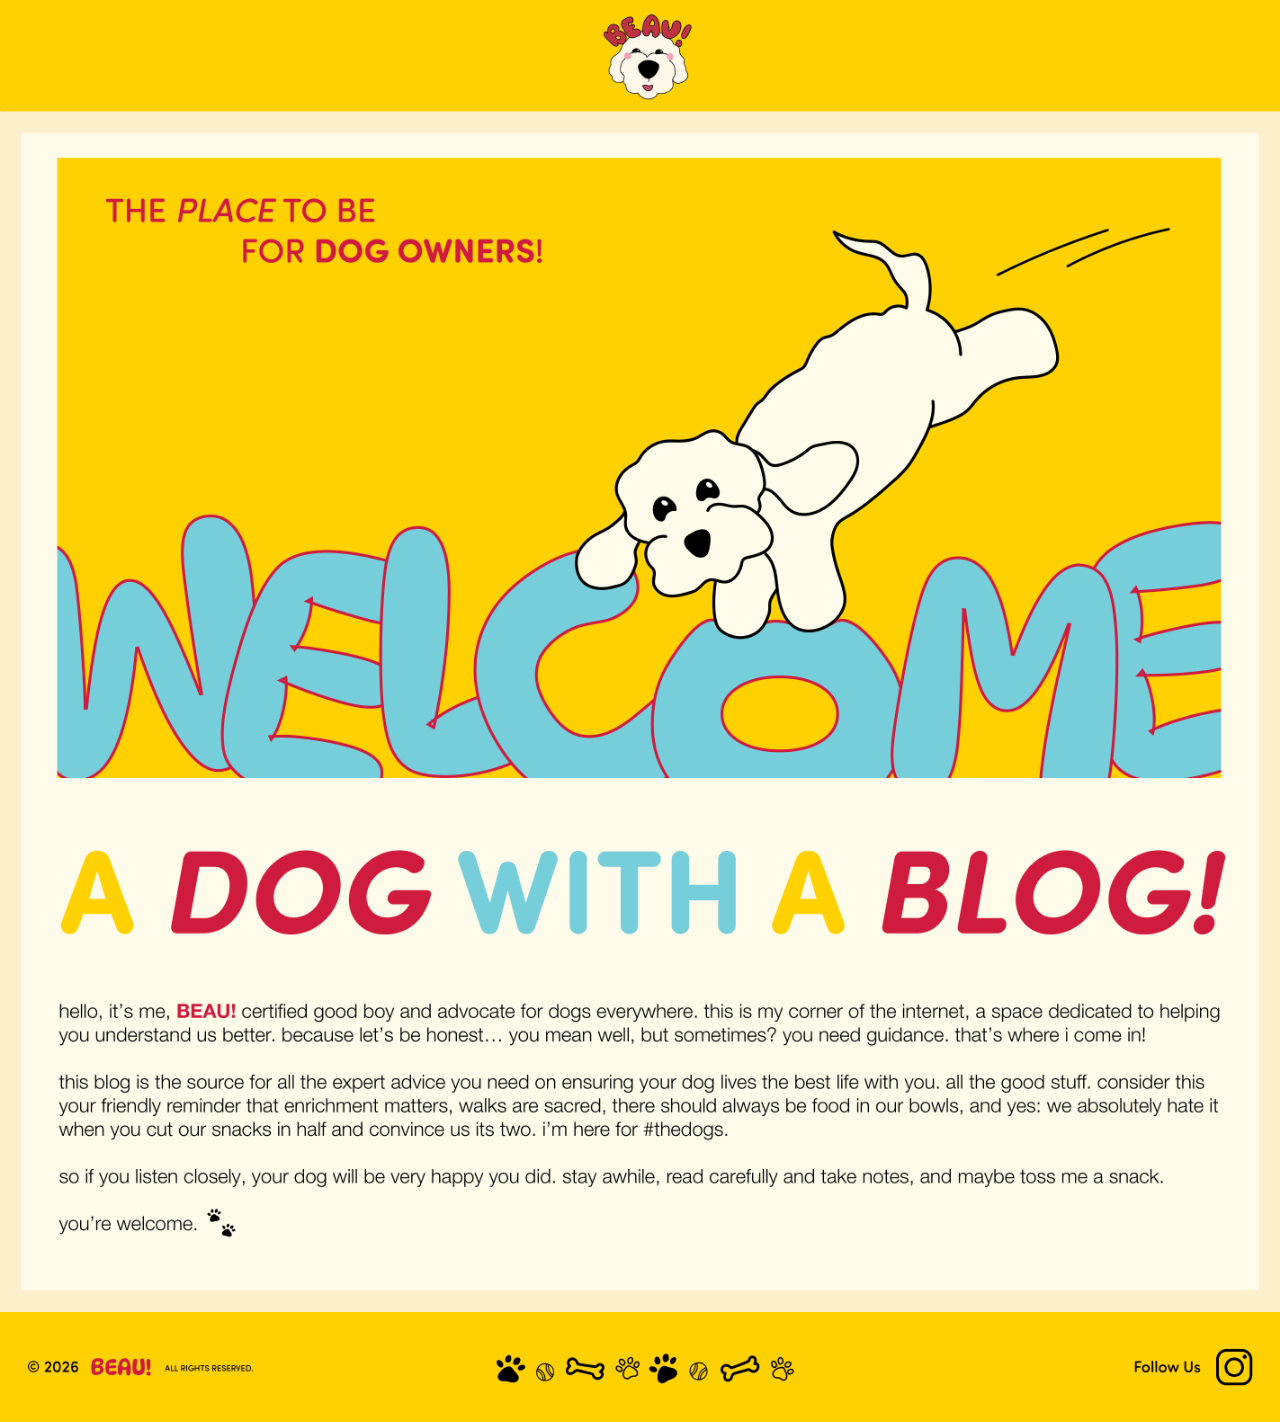
<file: index.html>
<!DOCTYPE html PUBLIC "index.html"> 
<html lang="en"></html>

<git add .></git>

<link rel="stylesheet" type="text/css" media="screen" href="index.css"> 

<header>
    <section class="container">
    <div class="header-placeholder">
      <a href="index.html">
      <img src="header design copy.png" alt="header design">
        </a>    
    </div>
  </header>
</div>

    <section class="container">
    <div class="home content">
      <a href="menu.html">
      <img src="homeCODE.png" alt="home page"/>
        </a> 
    </div>
  </section>
</div>

  <footer>
    <section class="container">
    <div class="footer-placeholder">
      <a href="https://www.instagram.com/itsbeaubi/">VISIT INSTAGRAM!
      <img src="footer design copy.png" alt="footer design"/>
        </a>
    </div>
  </footer>
</div>
</file>
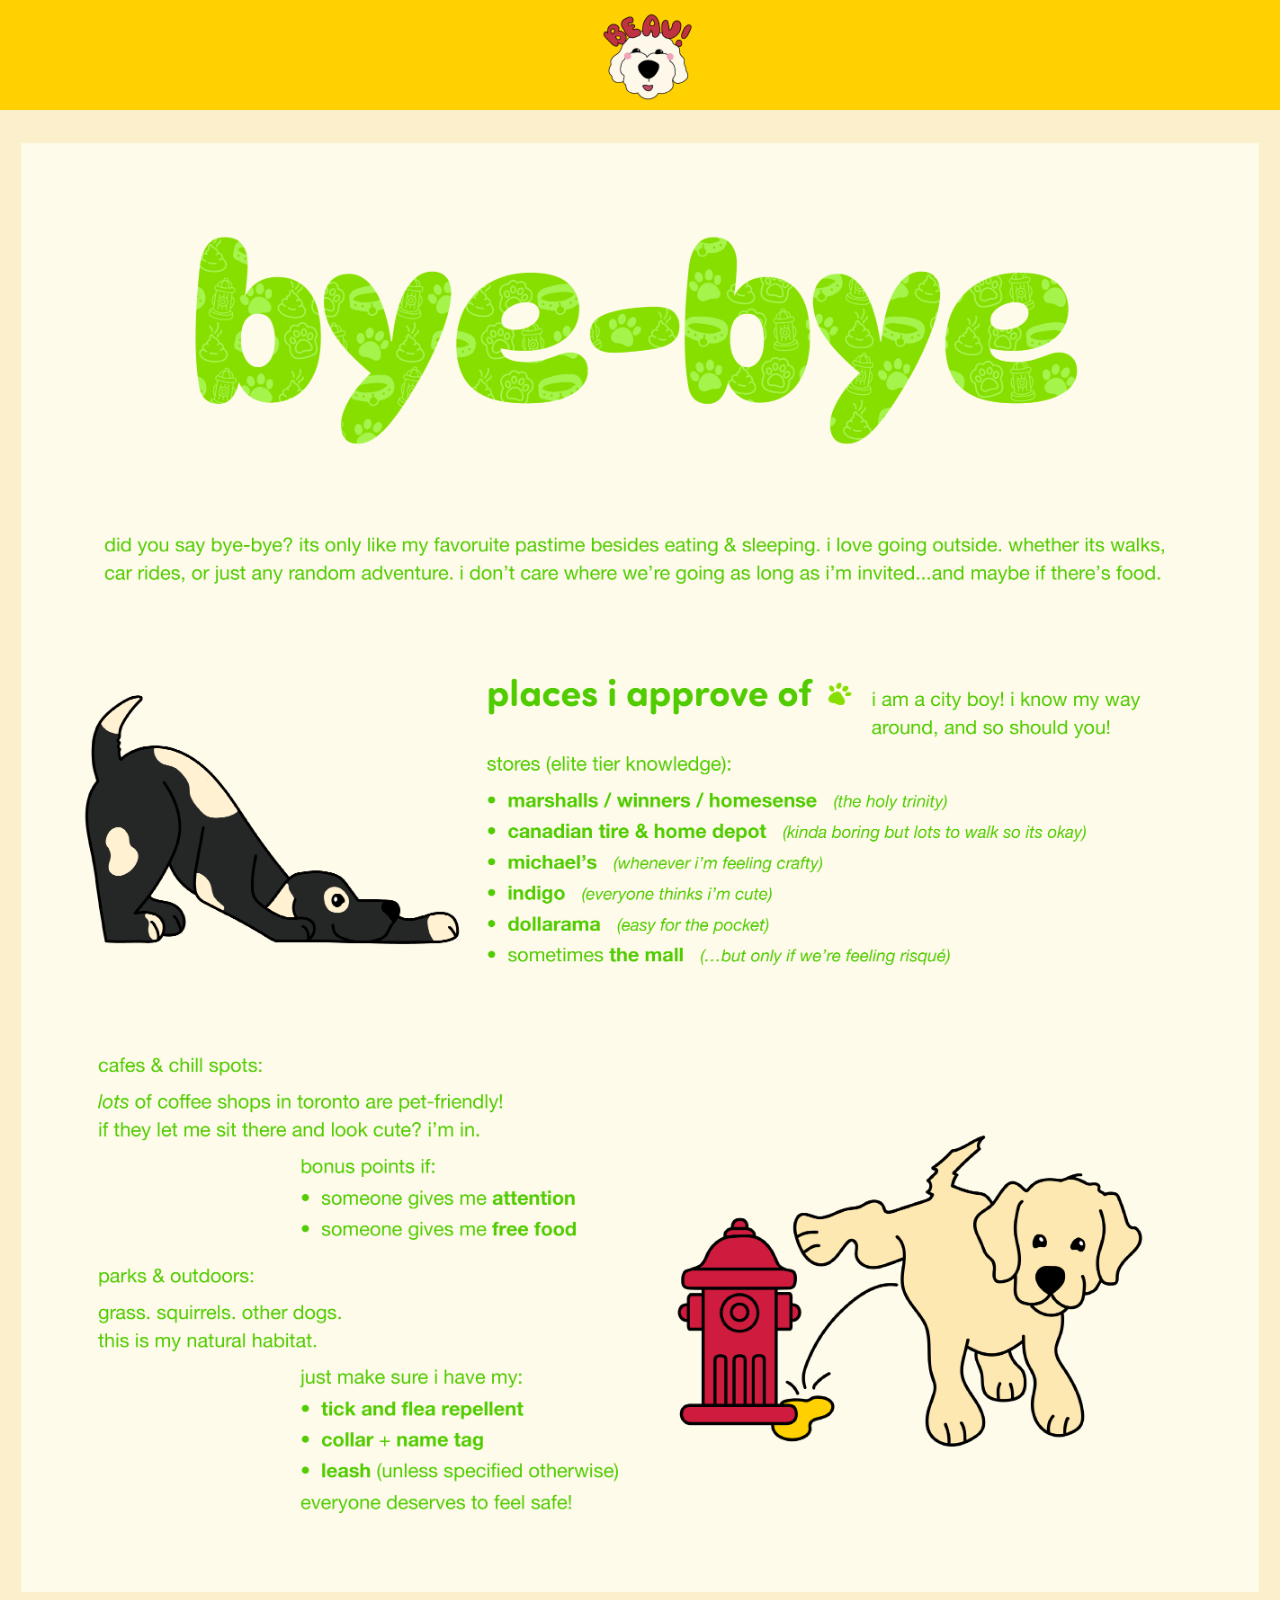
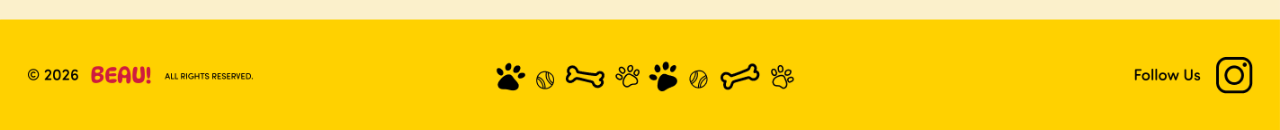
<file: byebye.html>
<!DOCTYPE html PUBLIC "byebye.html"> 
<html lang="en">

<git add .></git>

<head>
  <meta charset="UTF-8">
  <title>num nums</title>
  <link rel="stylesheet" href="byebye.css">
</head>

<body>

<header>
  <section class="container">
    <div class="header-placeholder">
      <img src="header design copy.png" alt="header design">
    </div>
  </section>
</header>

<section class="container">
  <div class="byebye-content">
    <img src="byebyeCODE.png" alt="full entry">
  </div>
</section>

<footer>
  <section class="container">
    <div class="footer-placeholder">
      <a href="https://www.instagram.com/itsbeaubi/" target="_blank">
        <img src="footer design copy.png" alt="footer design">
      </a>
    </div>
  </section>
</footer>

</body>
</html>
</file>
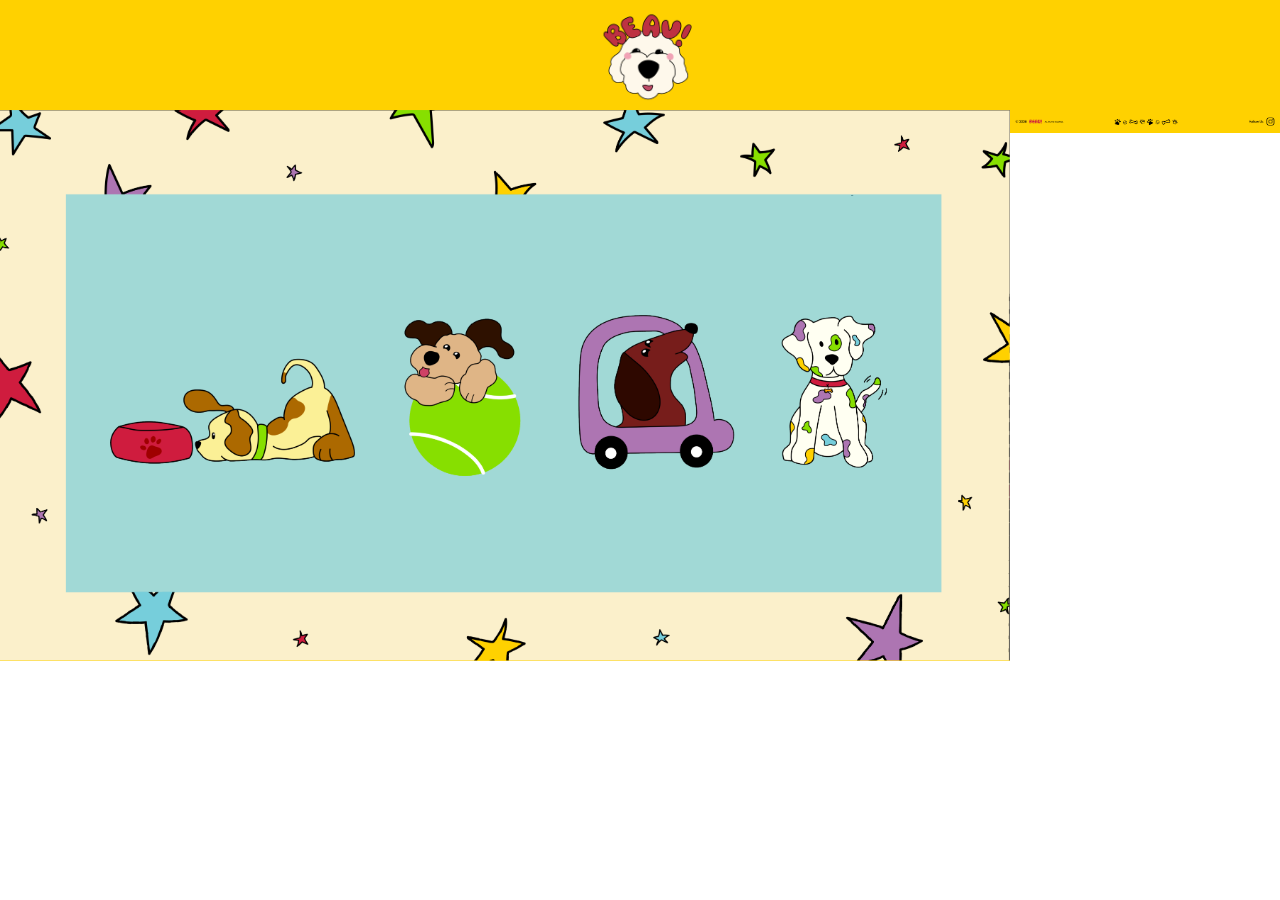
<file: menu.html>
<!DOCTYPE html PUBLIC "menu.html"> 
<html lang="en"></html>

<git add .></git>

<link rel="stylesheet" type="text/css" media="screen" href="menu.css"> 

<header>
<section class="container">
  <div class="header-placeholder">
    <a href="index.html">
      <img src="header design copy.png" alt="header design">
      </a>      
    </div>
  </header>
  
  <section class="container">
    <div class="menu content">
      <section class="menu">

  <a href="numnums.html">
    <img src="menu1.png" alt="menu icons">
  </a>

  <a href="trickntreat.html">
    <img src="menu2.png" alt="menu icons">
  </a>

  <a href="byebye.html">
    <img src="menu3.png" alt="menu icons">
  </a>

  <a href="puppystation.html">
    <img src="menu4.png" alt="menu icons"> 
  </a>

  </section>

  <footer>
    <section class="container">
    <div class="footer-placeholder">
      <a href="https://www.instagram.com/itsbeaubi/" target="_blank">Visit Instagram!
      <img src="footer design copy.png" alt="footer design">
        </a>
    </div>
  </footer>
</div>
</file>
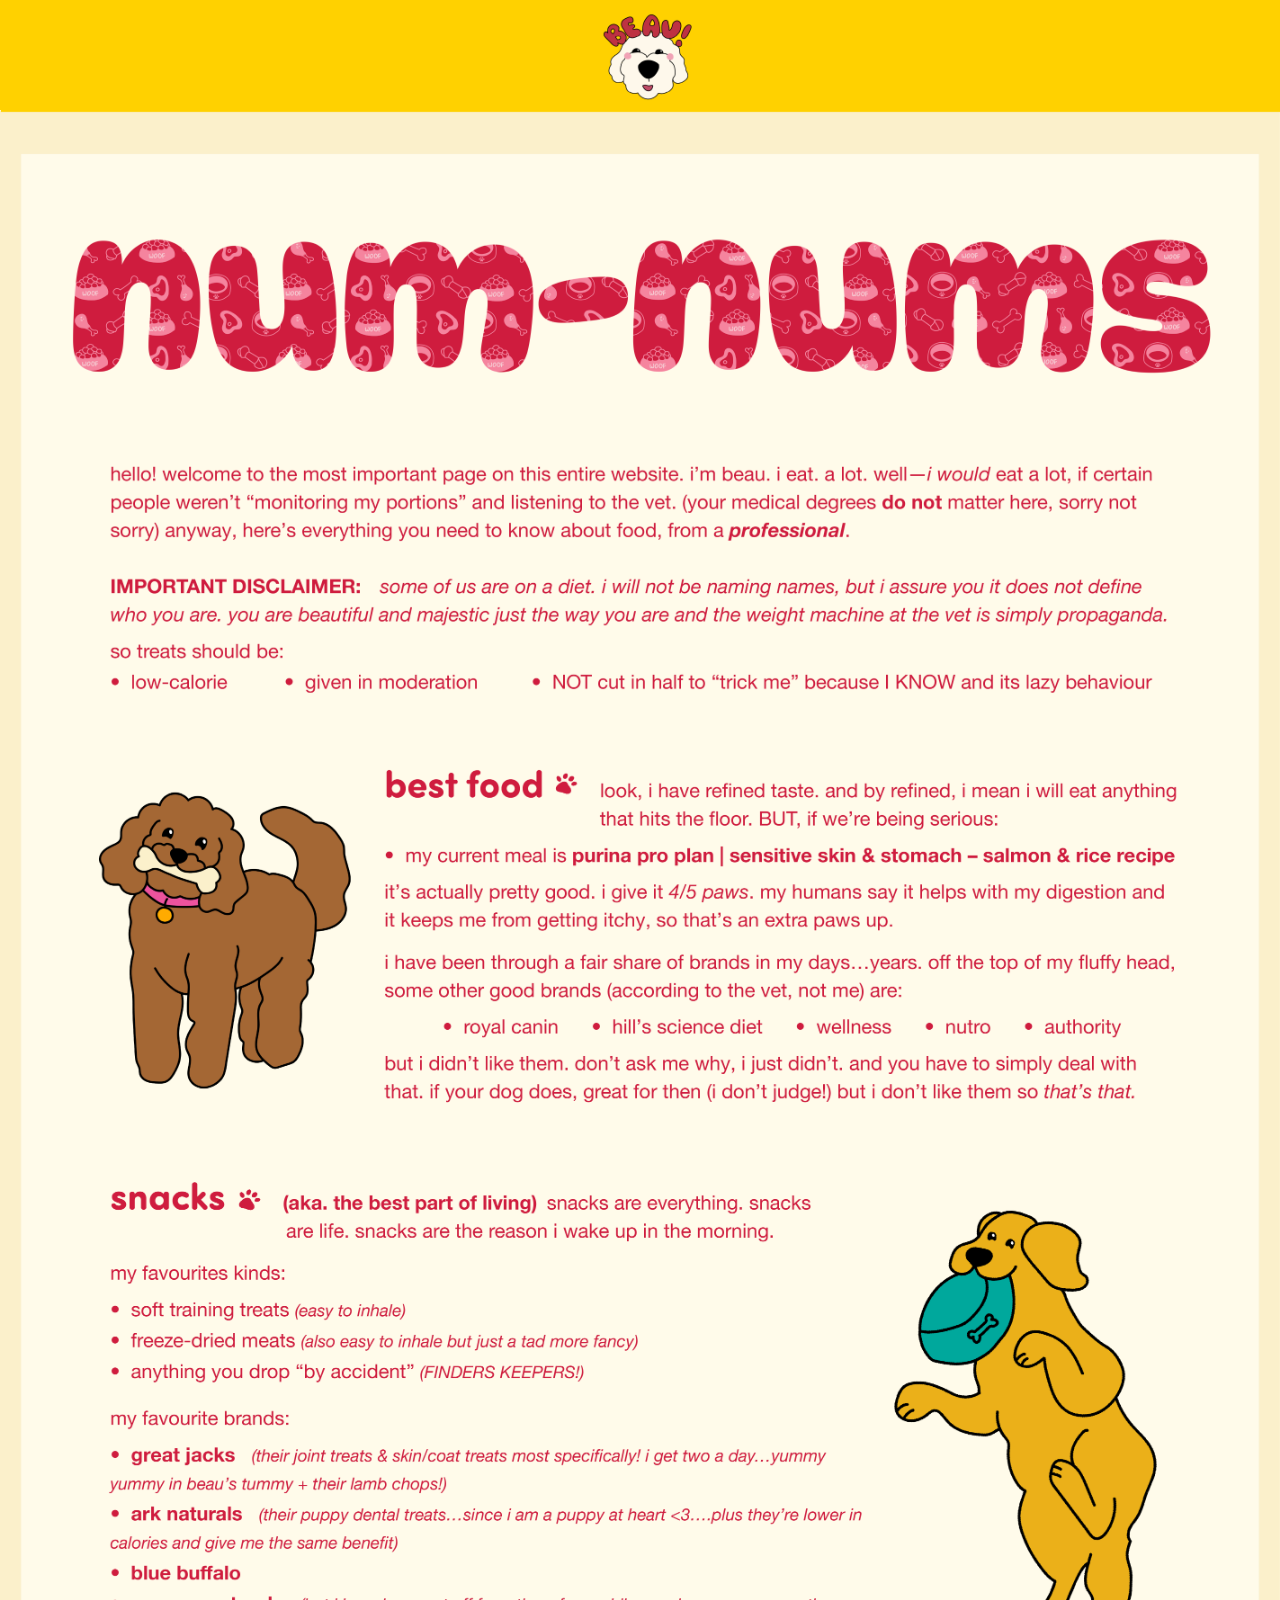
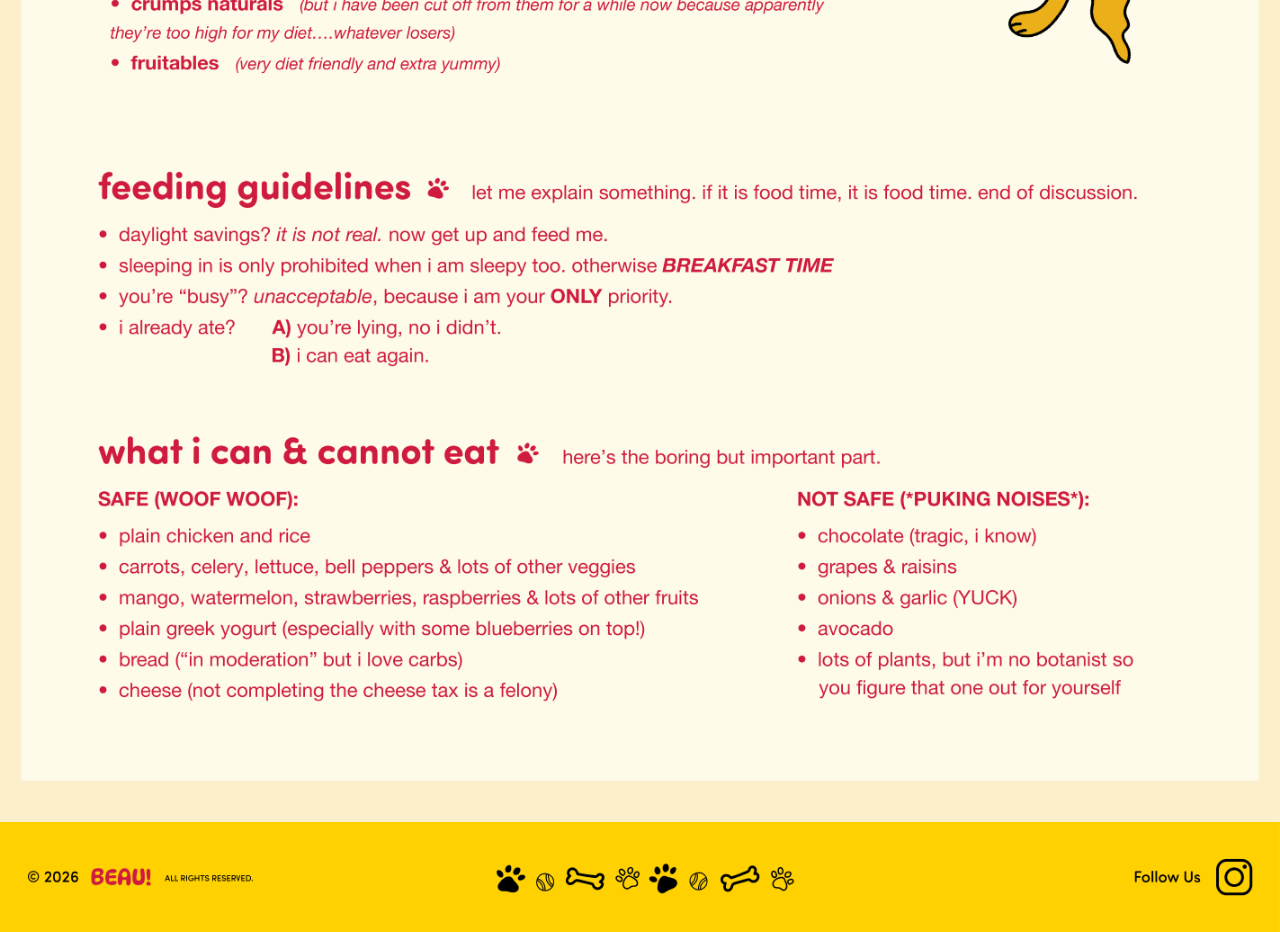
<file: numnums.html>
<!DOCTYPE html>
<html lang="en">

<git add .></git>

<head>
  <meta charset="UTF-8">
  <title>num nums</title>
  <link rel="stylesheet" href="numnums.css">
</head>

<body>

<header>
  <section class="container">
    <div class="header-placeholder">
      <img src="header design copy.png" alt="header design">
    </div>
  </section>
</header>

<section class="container">
  <div class="numnums-content">
    <img src="numnumsCODE.png" alt="full entry">
  </div>
</section>

<footer>
  <section class="container">
    <div class="footer-placeholder">
      <a href="https://www.instagram.com/itsbeaubi/" target="_blank">
        <img src="footer design copy.png" alt="footer design">
      </a>
    </div>
  </section>
</footer>

</body>
</html>
</file>
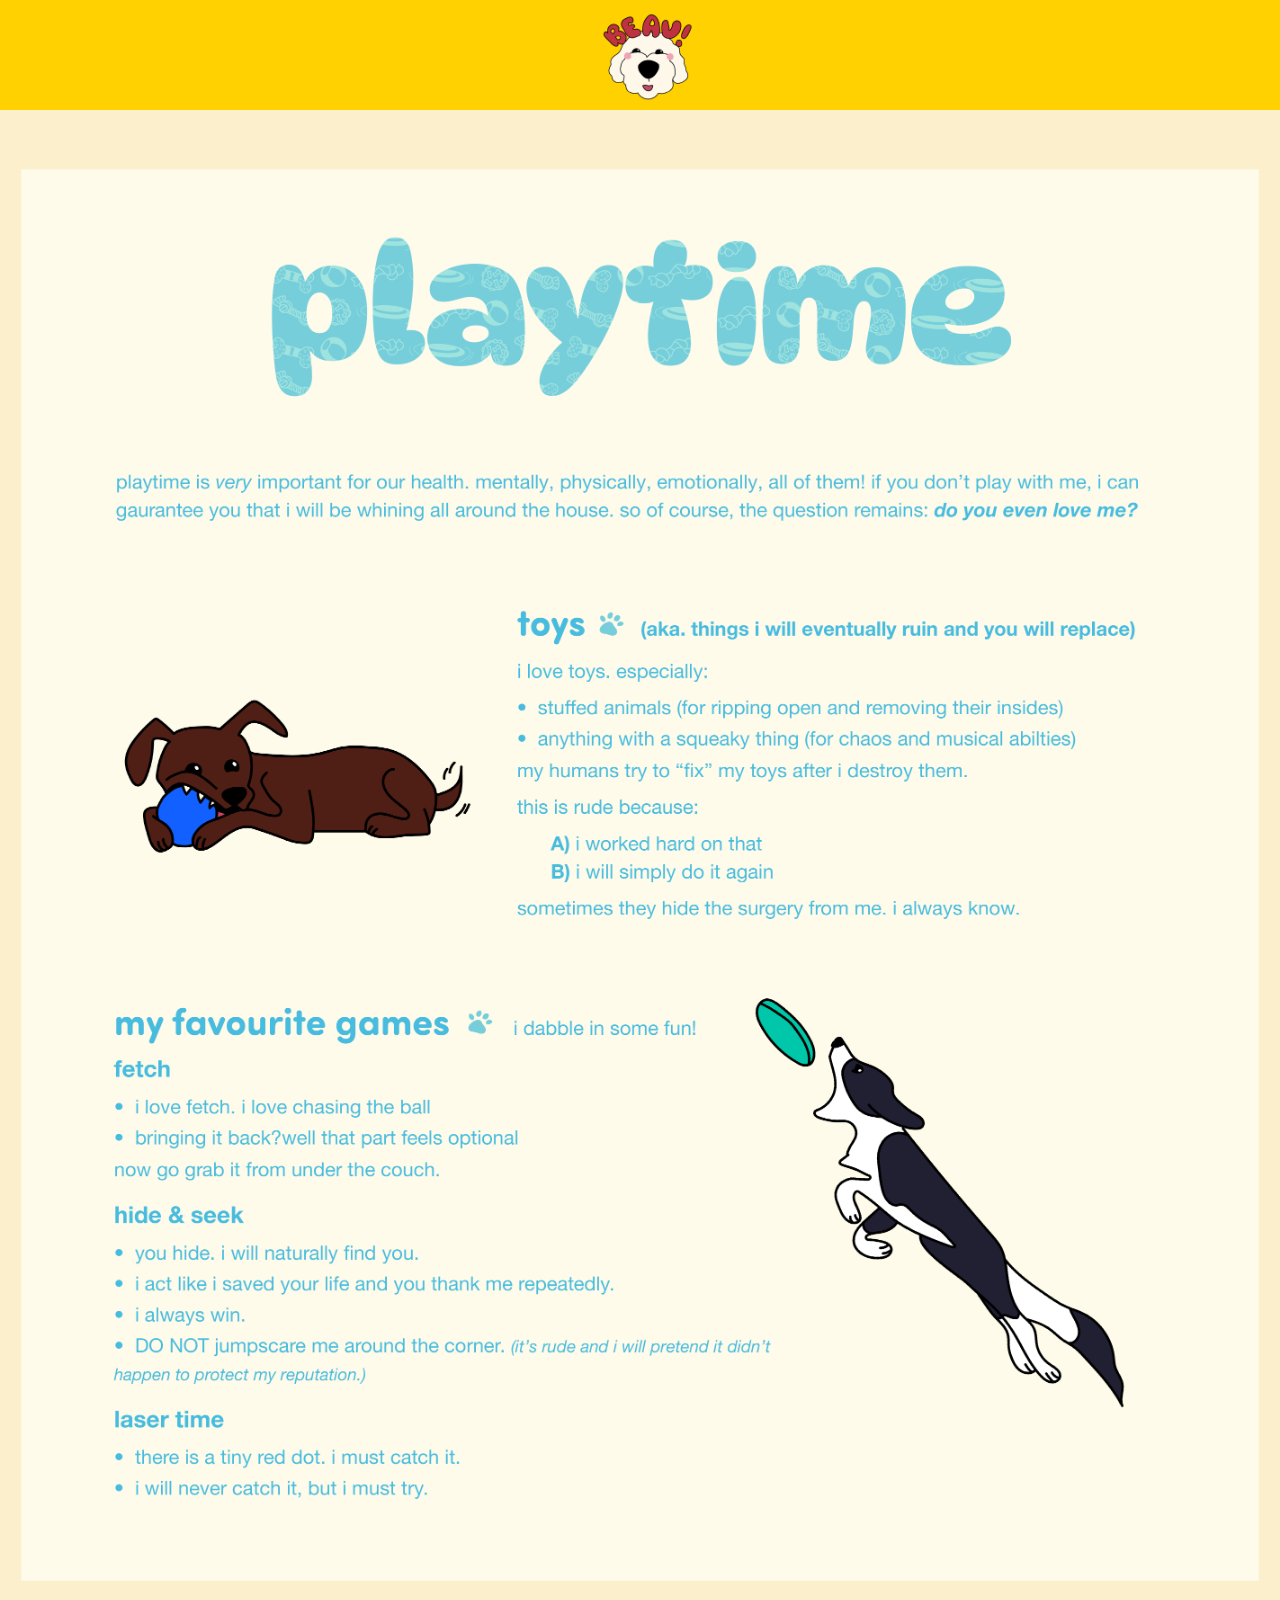
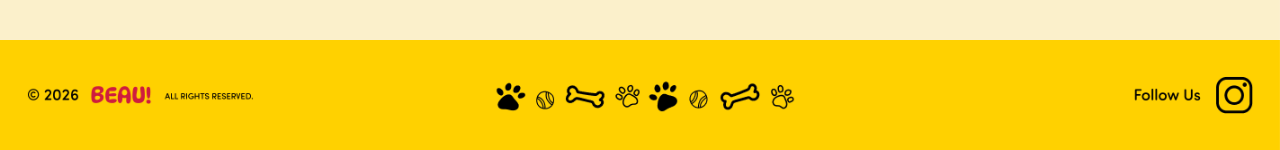
<file: playtime.html>
<!DOCTYPE html PUBLIC "playtime.html"> 
<html lang="en">

<git add .></git>

<head>
  <meta charset="UTF-8">
  <title>num nums</title>
  <link rel="stylesheet" href="playtime.css">
</head>

<body>

<header>
  <section class="container">
    <div class="header-placeholder">
      <img src="header design copy.png" alt="header design">
    </div>
  </section>
</header>

<section class="container">
  <div class="playtime-content">
    <img src="playtimeCODE.png" alt="full entry">
  </div>
</section>

<footer>
  <section class="container">
    <div class="footer-placeholder">
      <a href="https://www.instagram.com/itsbeaubi/" target="_blank">
        <img src="footer design copy.png" alt="footer design">
      </a>
    </div>
  </section>
</footer>

</body>
</html>
</file>
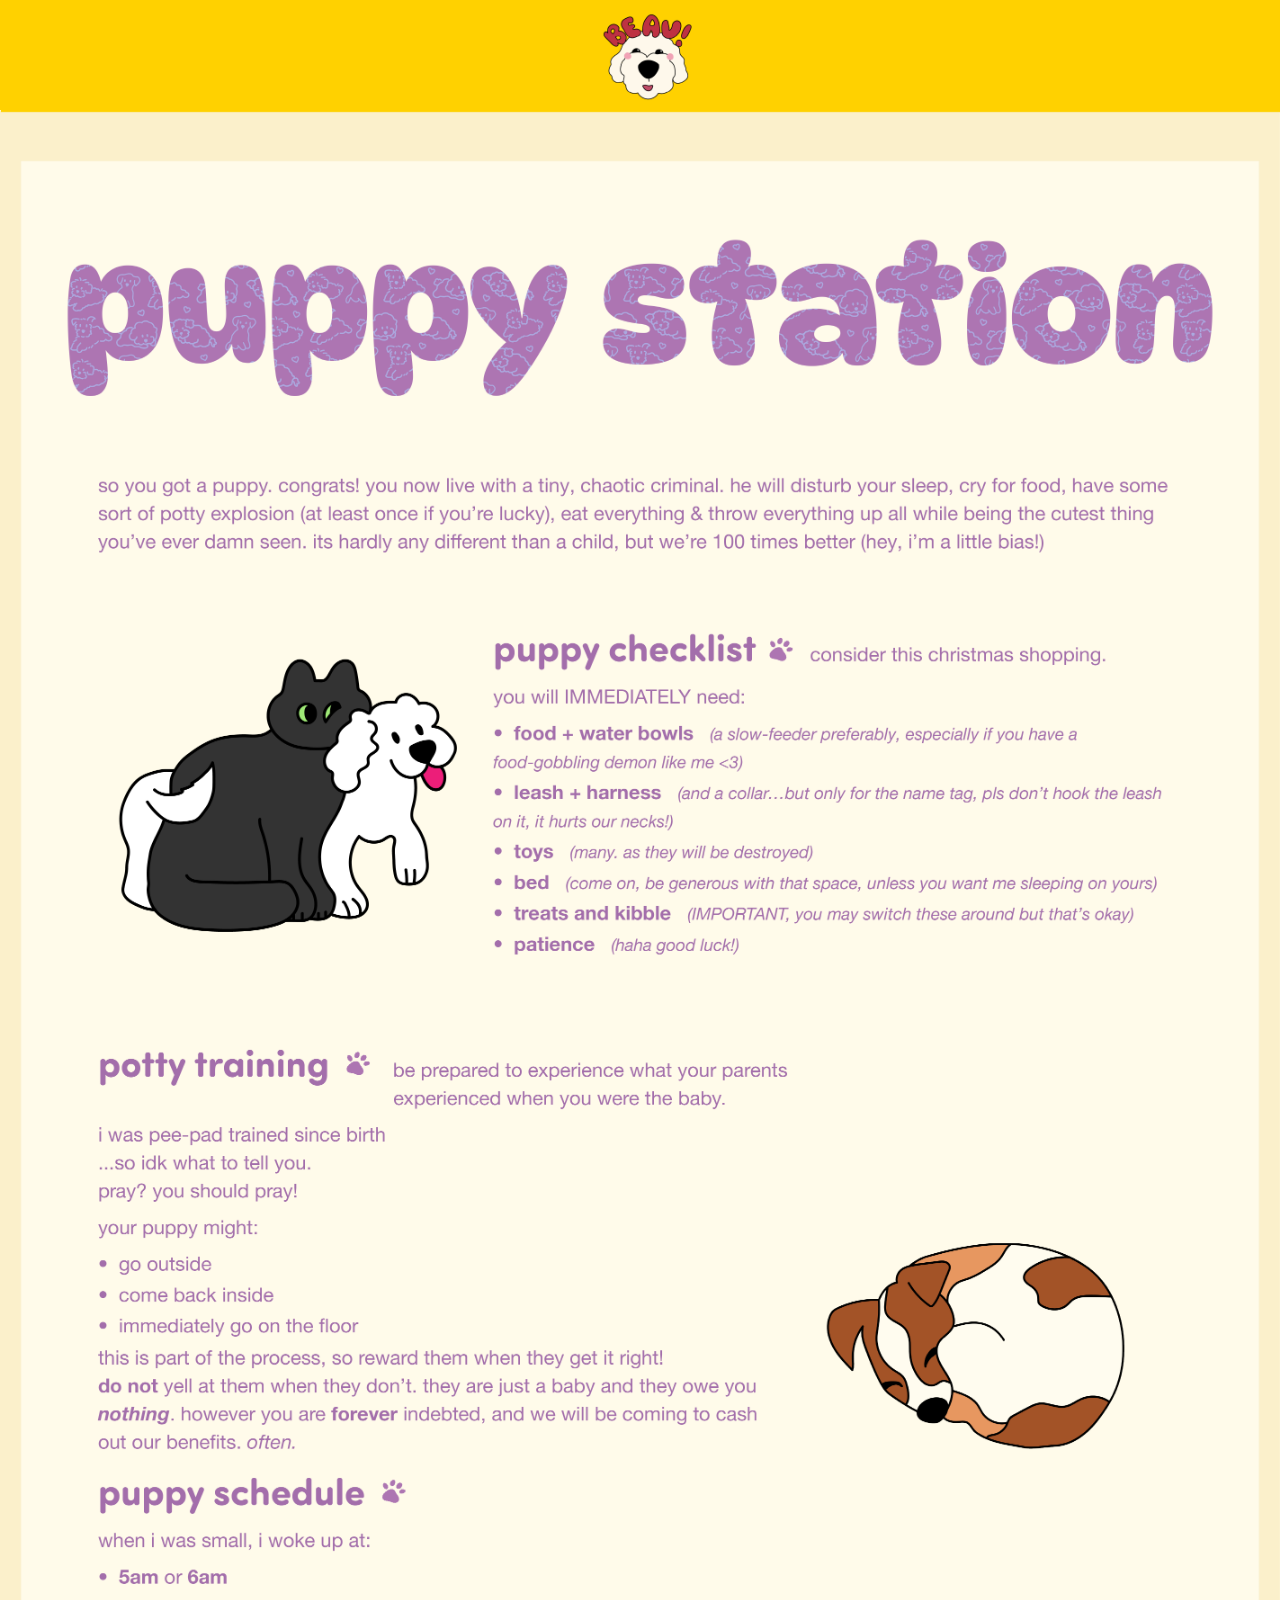
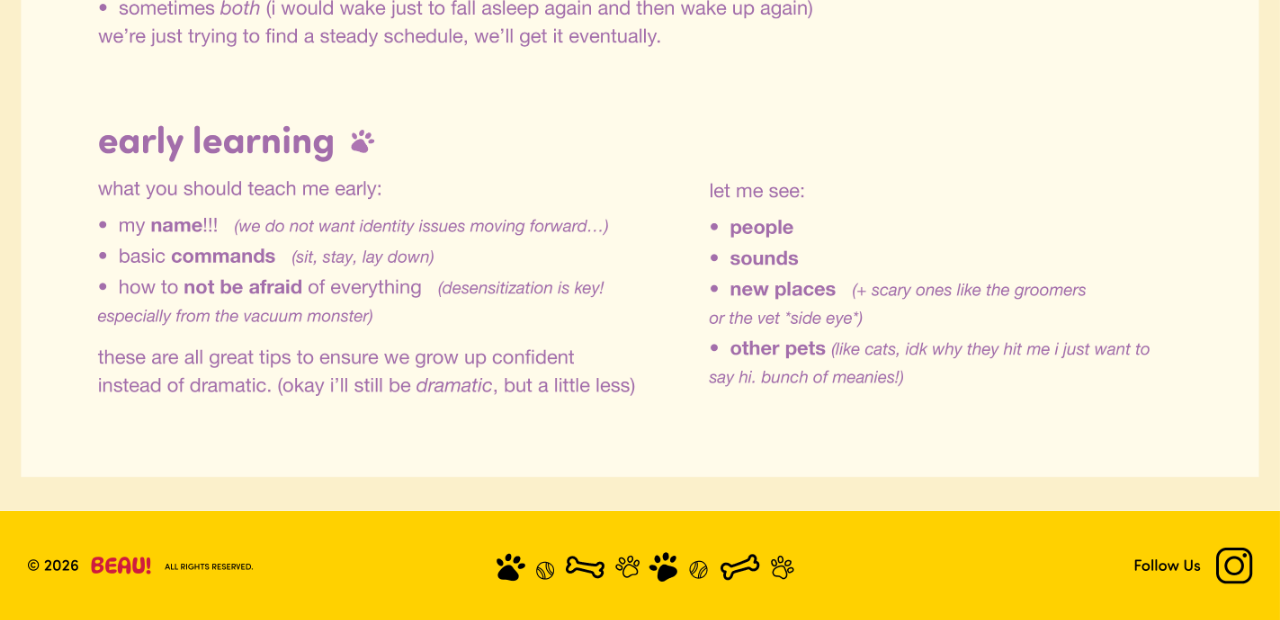
<file: puppystation.html>
<!DOCTYPE html PUBLIC "puppystation.html"> 
<html lang="en">

<git add .></git>

<head>
  <meta charset="UTF-8">
  <title>num nums</title>
  <link rel="stylesheet" href="puppystation.css">
</head>

<body>

<header>
  <section class="container">
    <div class="header-placeholder">
      <a href="index.html">
      <img src="header design copy.png" alt="header design">
        </a>    
    </div>
  </header>

<section class="container">
  <div class="puppystation-content">
    <img src="puppystationCODE.png" alt="full entry">
  </div>
</section>

<footer>
  <section class="container">
    <div class="footer-placeholder">
      <a href="https://www.instagram.com/itsbeaubi/" target="_blank">
        <img src="footer design copy.png" alt="footer design">
      </a>
    </div>
  </section>
</footer>

</body>
</html>
</file>
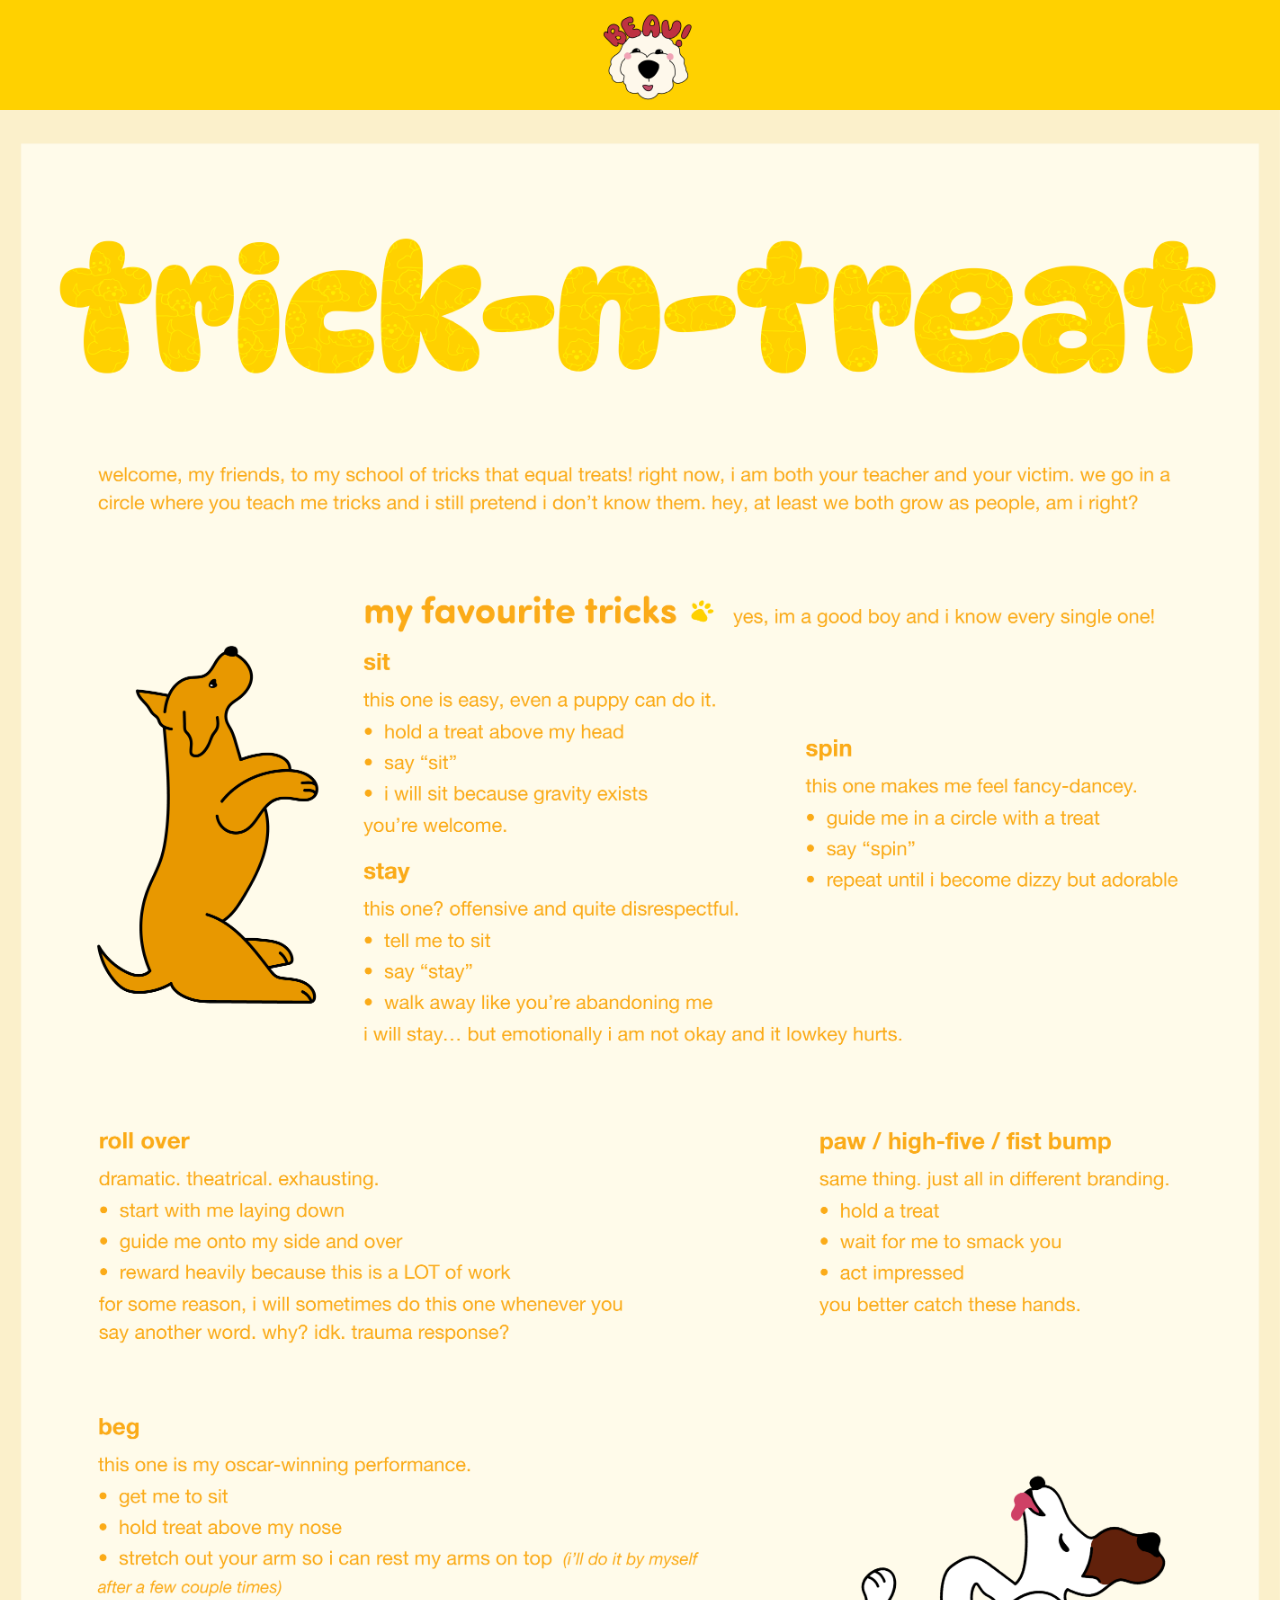
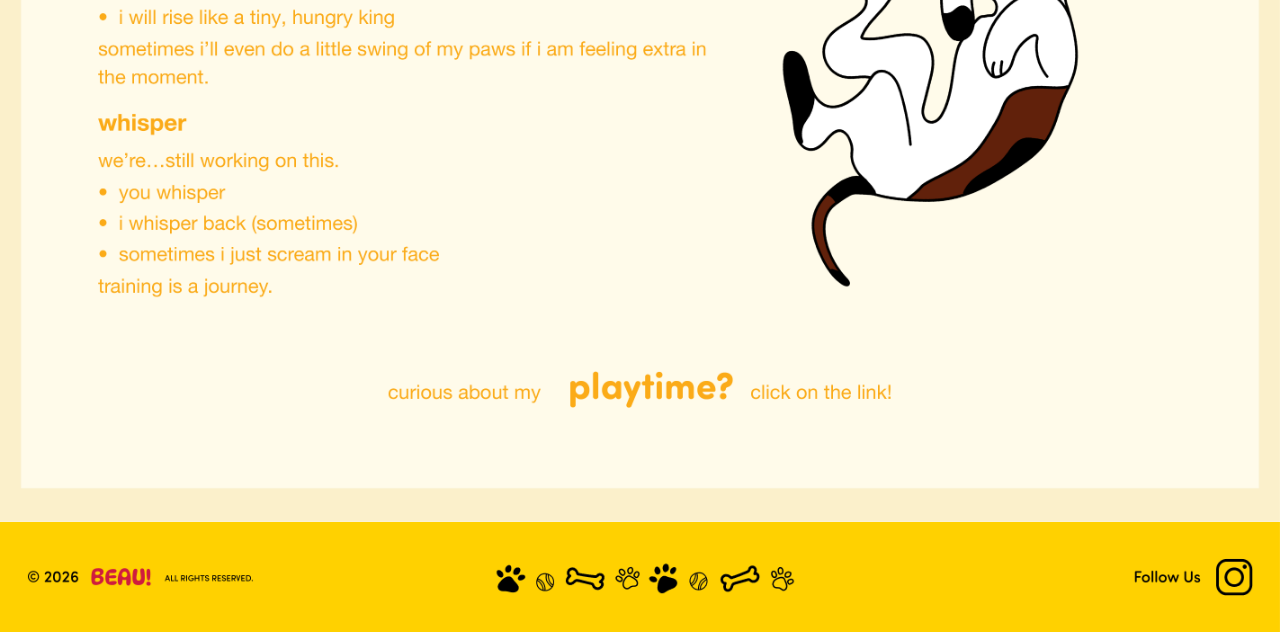
<file: trickntreat.html>
<!DOCTYPE html PUBLIC "trickntreat.html"> 
<html lang="en">

<git add .></git>

<head>
  <meta charset="UTF-8">
  <title>num nums</title>
  <link rel="stylesheet" href="trickntreat.css">
</head>

<body>

<header>
  <section class="container">
    <div class="header-placeholder">
      <a href="index.html">
      <img src="header design copy.png" alt="header design">
        </a>    
    </div>
  </header>
  
<section class="container">
  <div class="trickntreat-content">
    <img src="trickntreatCODE.png" alt="full entry">
  </div>
</section>

<footer>
  <section class="container">
    <div class="footer-placeholder">
      <a href="https://www.instagram.com/itsbeaubi/" target="_blank">
        <img src="footer design copy.png" alt="footer design">
      </a>
    </div>
  </section>
</footer>

</body>
</html>
</file>
<file: index.css>
* {
  margin: 0;
  padding: 0;
  box-sizing: border-box;
}

.container {
  max-width: 1520px;
}

/* this changes image colour */
.header-placeholder {
  aspect-ratio: / 3;
  background: linear-gradient(135deg, #e5e5e5 0%, #f5f5f5 100%);
   margin-top: 0rem;
   margin-bottom: 0rem;
  overflow: hidden;
}

.header-placeholder img {
  width: 100%;
  height: 100%;
  object-fit: cover;
  display: block;
  /* filter: grayscale(100%) contrast(0.85) brightness(1.1); */
}

.container {
  max-width: 1520px;
}

/* this changes image colour */
.home.content {
  aspect-ratio: / 3;
  background: linear-gradient(135deg, #e5e5e5 0%, #f5f5f5 100%);
   margin-top: 0rem;
   margin-bottom: 0rem;
  overflow: hidden;
}

.home.content img {
  width: 100%;
  height: 100%;
  object-fit: cover;
  display: block;
  /* filter: grayscale(100%) contrast(0.85) brightness(1.1); */
}


.footer-placeholder {
  border-top: 0px solid #1a1a1a;
  padding-top: 0em;
  margin-top: 0rem;
  display: flex;
  justify-content: space-between;
  font-size: 0rem;
  font-weight: 300;
}

.footer-placeholder img {
  width: 100%;
  height: 100%;
  object-fit: cover;
  display: block;
  /* filter: grayscale(100%) contrast(0.85) brightness(1.1); */
}
</file>
<file: byebye.css>
* {
  margin: 0;
  padding: 0;
  box-sizing: border-box;
}

.container {
  max-width: 1520px;
  margin: 0 auto;
}

.header-placeholder {
  width: 100%;
  overflow: hidden;
}

.header-placeholder img {
  width: 100%;
  height: auto;
  display: block;
}

.byebye-content {
  overflow: hidden;
}

.byebye-content img {
  width: 100%;
  height: auto;
  display: block;
}

.footer-placeholder {
  border-top: 0px solid #1a1a1a;
  padding-top: 0em;
  margin-top: 0rem;
  display: flex;
  justify-content: space-between;
  font-size: 0rem;
  font-weight: 300;
}

.footer-placeholder img {
  width: 100%;
  height: 100%;
  object-fit: cover;
  display: block;
  /* filter: grayscale(100%) contrast(0.85) brightness(1.1); */
}
</file>
<file: menu.css>
* {
  margin: 0;
  padding: 0;
  box-sizing: border-box;
}

.container {
  max-width: 1520px;
}

/* this changes image colour */
.header-placeholder {
  aspect-ratio: / 3;
  background: linear-gradient(135deg, #e5e5e5 0%, #f5f5f5 100%);
   margin-top: 0rem;
   margin-bottom: 0rem;
  overflow: hidden;
}

.header-placeholder img {
  width: 100%;
  height: 100%;
  object-fit: cover;
  display: block;
  /* filter: grayscale(100%) contrast(0.85) brightness(1.1); */
}

.container {
  max-width: 1520px;
}

.menu {
  max-width: 1520px;
  margin: 0 auto;
  display: flex;
}

.menu a {
  flex: 1 p;
}

.menu img {
  width: 100%;
  height: auto;
  display: block;
}

/* once pages are linked together, each icon will be added in seperately */


.footer-placeholder {
  border-top: 0px solid #1a1a1a;
  padding-top: 0em;
  margin-top: 0rem;
  display: flex;
  justify-content: space-between;
  font-size: 0rem;
  font-weight: 300;
}

.footer-placeholder img {
  width: 100%;
  height: 100%;
  object-fit: cover;
  display: block;
  /* filter: grayscale(100%) contrast(0.85) brightness(1.1); */
}
</file>
<file: numnums.css>
* {
  margin: 0;
  padding: 0;
  box-sizing: border-box;
}

.container {
  max-width: 1520px;
  margin: 0 auto;
}

/* this changes image colour */
.header-placeholder {
  width: 100%;
  overflow: hidden;
}

.header-placeholder img {
  width: 100%;
  height: auto;
  display: block;
}

.container {
  max-width: 1520px;
  margin: 0 auto;
}

/* this changes image colour */
.numnums-content {
  aspect-ratio: 3 / 4; 
  overflow: block;
}

.numnums-content img {
  width: 100%;
  height: auto;
  display: block;
}

.footer-placeholder {
  border-top: 0px solid #1a1a1a;
  padding-top: 0em;
  margin-top: 0rem;
  display: flex;
  justify-content: space-between;
  font-size: 0rem;
  font-weight: 300;
}

.footer-placeholder img {
  width: 100%;
  height: 100%;
  object-fit: cover;
  display: block;
  /* filter: grayscale(100%) contrast(0.85) brightness(1.1); */
}
</file>
<file: playtime.css>
* {
  margin: 0;
  padding: 0;
  box-sizing: border-box;
}

.container {
  max-width: 1520px;
  margin: 0 auto;
}

.header-placeholder {
  width: 100%;
  overflow: hidden;
}

.header-placeholder img {
  width: 100%;
  height: auto;
  display: block;
}

.playtime-content {
  overflow: hidden;
}

.playtime-content img {
  width: 100%;
  height: auto;
  display: block;
}

.footer-placeholder {
  border-top: 0px solid #1a1a1a;
  padding-top: 0em;
  margin-top: 0rem;
  display: flex;
  justify-content: space-between;
  font-size: 0rem;
  font-weight: 300;
}

.footer-placeholder img {
  width: 100%;
  height: 100%;
  object-fit: cover;
  display: block;
  /* filter: grayscale(100%) contrast(0.85) brightness(1.1); */
}
</file>
<file: puppystation.css>
* {
  margin: 0;
  padding: 0;
  box-sizing: border-box;
}

.container {
  max-width: 1520px;
  margin: 0 auto;
}

/* this changes image colour */
.header-placeholder {
  width: 100%;
  overflow: hidden;
}

.header-placeholder img {
  width: 100%;
  height: auto;
  display: block;
}

.container {
  max-width: 1520px;
  margin: 0 auto;
}

/* this changes image colour */
.puppystation-content {
  aspect-ratio: 3 / 4; 
  overflow: block;
}

.puppystation-content img {
  width: 100%;
  height: auto;
  display: block;
}

.footer-placeholder {
  border-top: 0px solid #1a1a1a;
  padding-top: 0em;
  margin-top: 0rem;
  display: flex;
  justify-content: space-between;
  font-size: 0rem;
  font-weight: 300;
}

.footer-placeholder img {
  width: 100%;
  height: 100%;
  object-fit: cover;
  display: block;
  /* filter: grayscale(100%) contrast(0.85) brightness(1.1); */
}
</file>
<file: trickntreat.css>
* {
  margin: 0;
  padding: 0;
  box-sizing: border-box;
}

.container {
  max-width: 1520px;
  margin: 0 auto;
}

/* this changes image colour */
.header-placeholder {
  width: 100%;
  overflow: hidden;
}

.header-placeholder img {
  width: 100%;
  height: auto;
  display: block;
}

.container {
  max-width: 1520px;
  margin: 0 auto;
}

/* this changes image colour */
.trickntreat-content {
  aspect-ratio: 3 / 4; 
  overflow: block;
}

.trickntreat-content img {
  width: 100%;
  height: auto;
  display: block;
}

.footer-placeholder {
  border-top: 0px solid #1a1a1a;
  padding-top: 0em;
  margin-top: 0rem;
  display: flex;
  justify-content: space-between;
  font-size: 0rem;
  font-weight: 300;
}

.footer-placeholder img {
  width: 100%;
  height: 100%;
  object-fit: cover;
  display: block;
  /* filter: grayscale(100%) contrast(0.85) brightness(1.1); */
}
</file>
